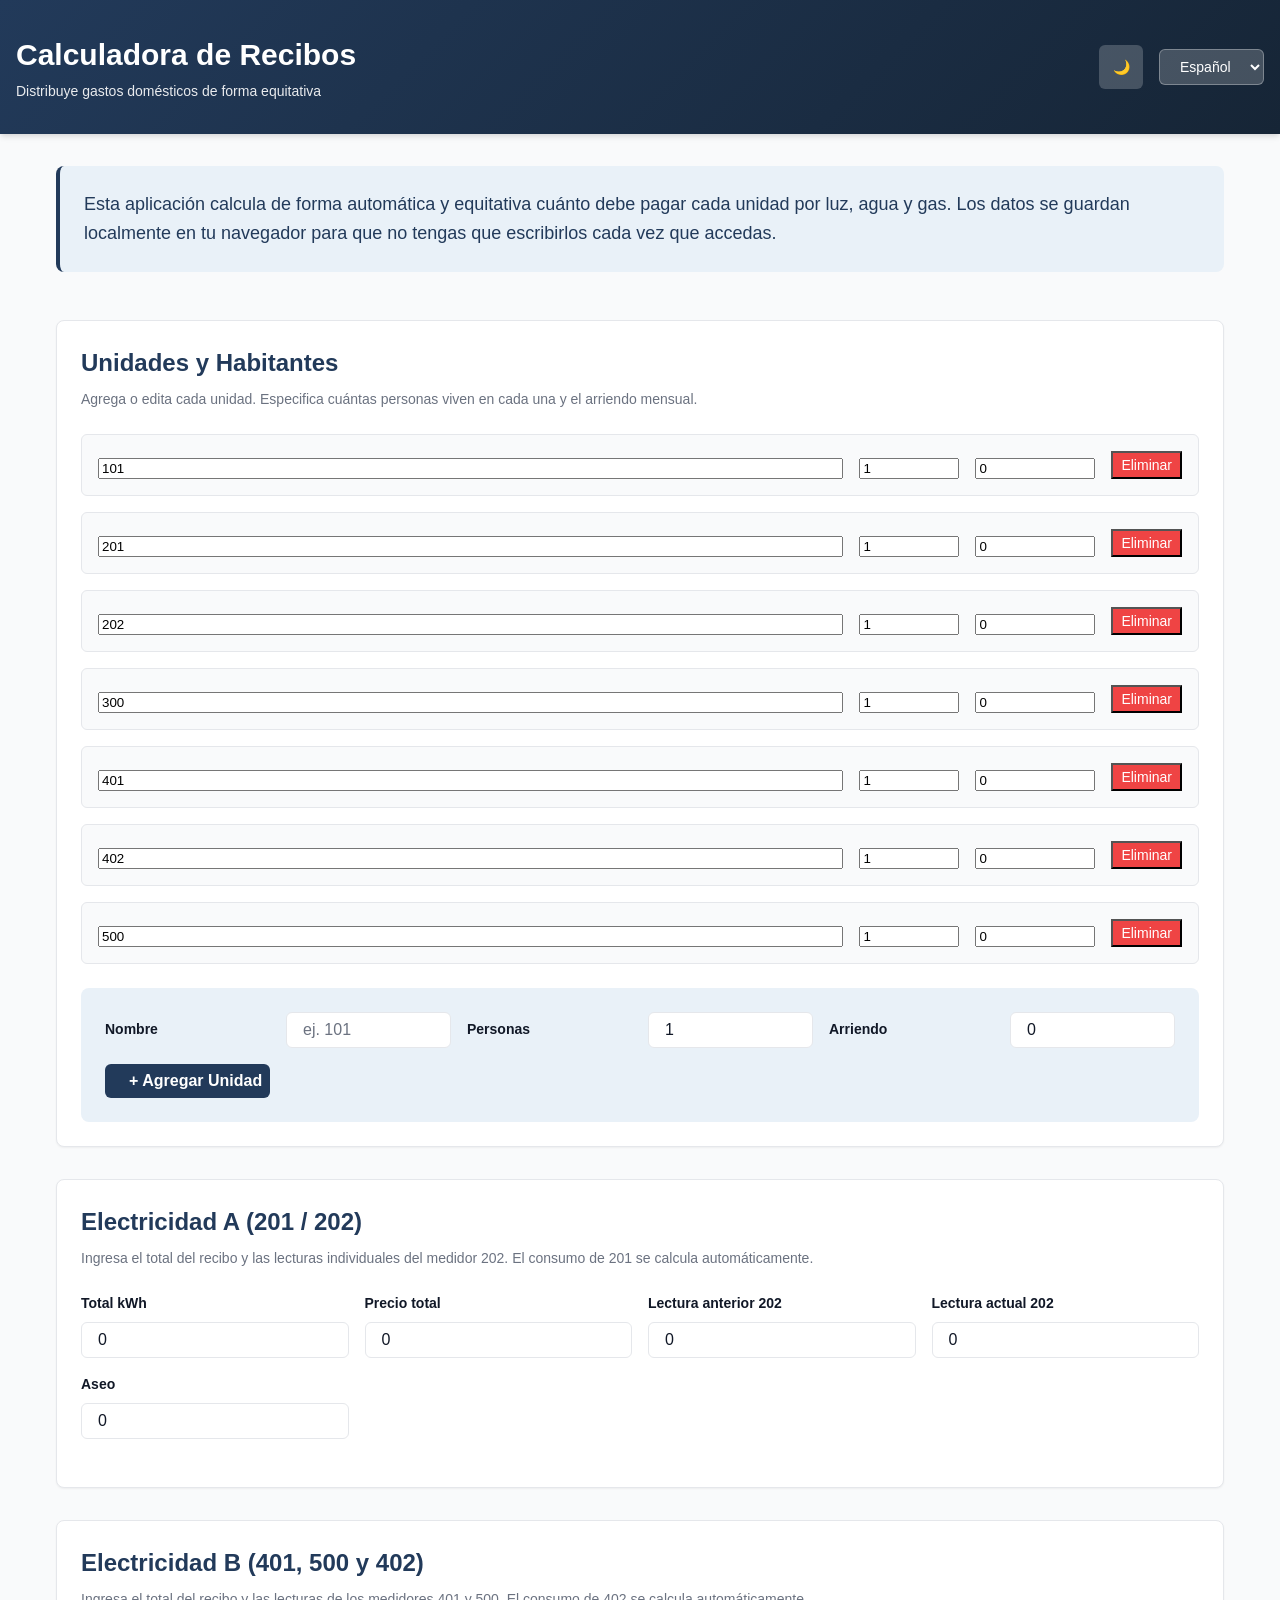
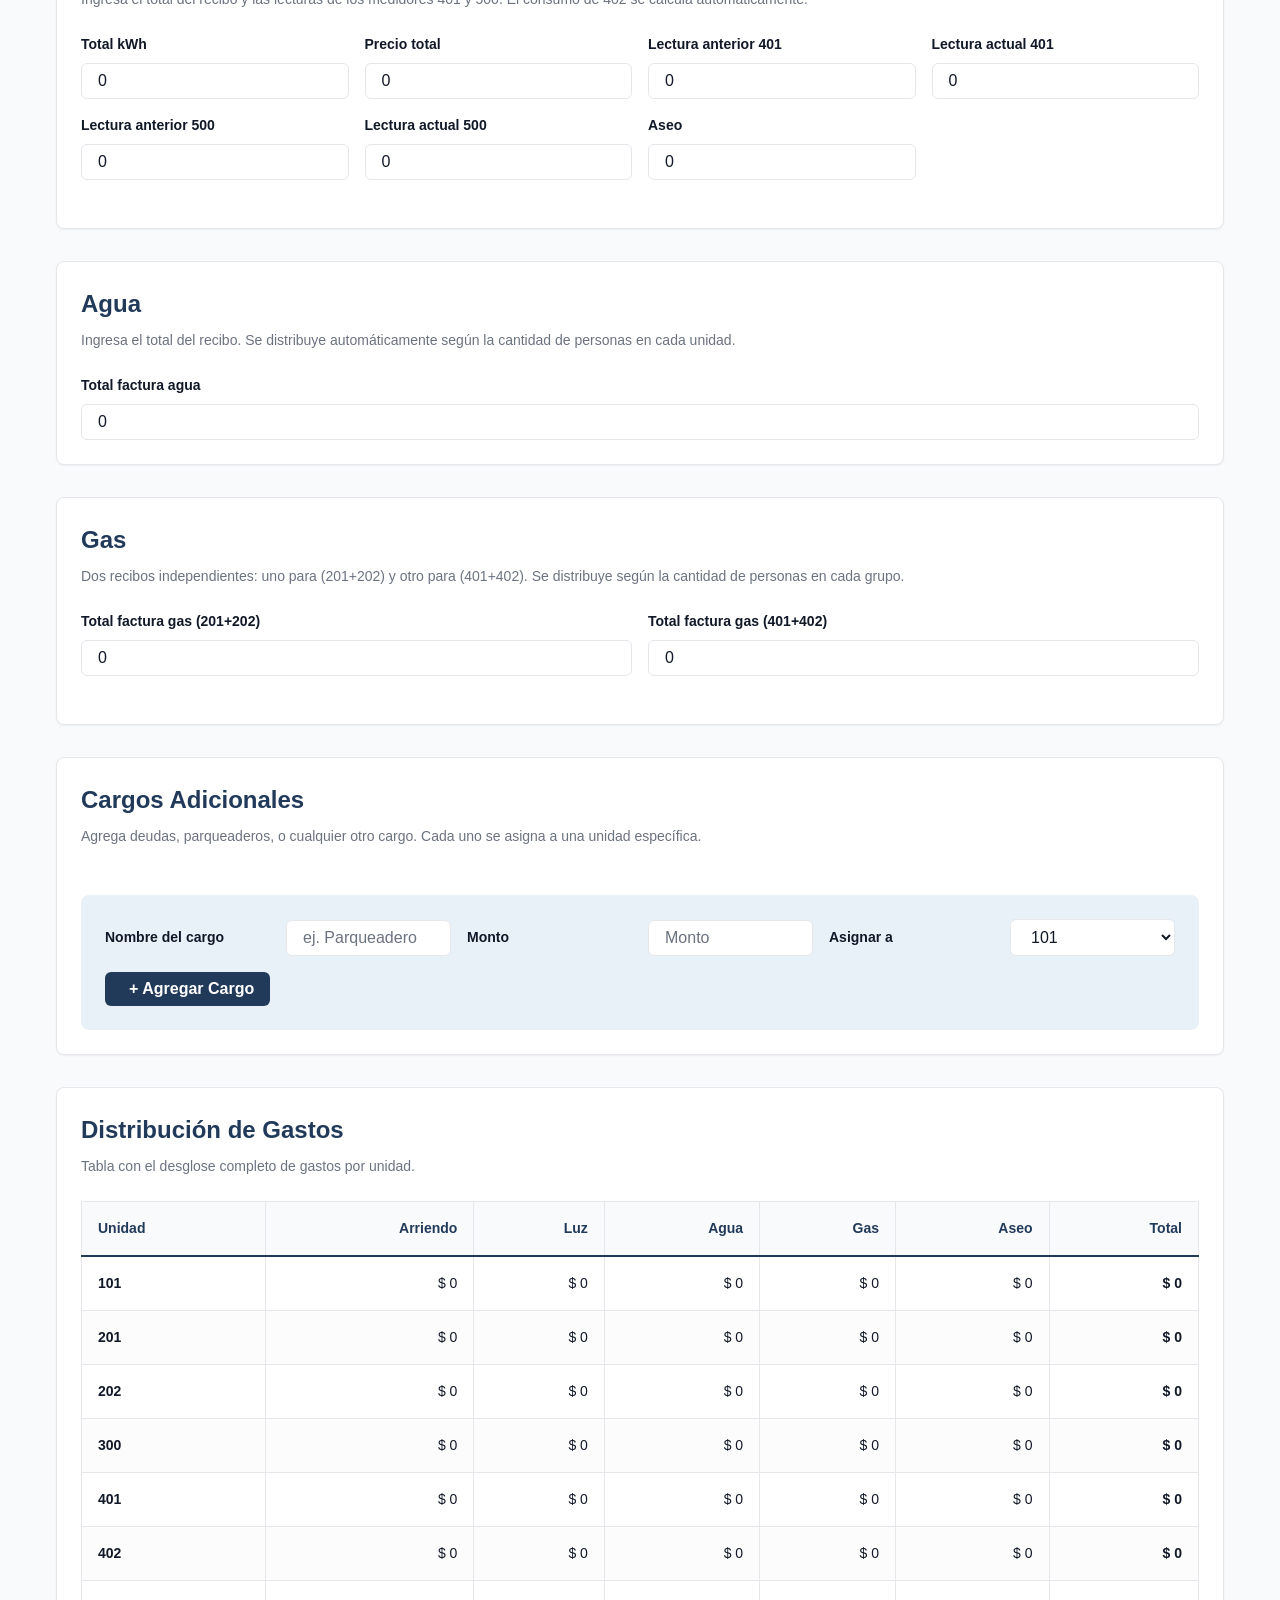
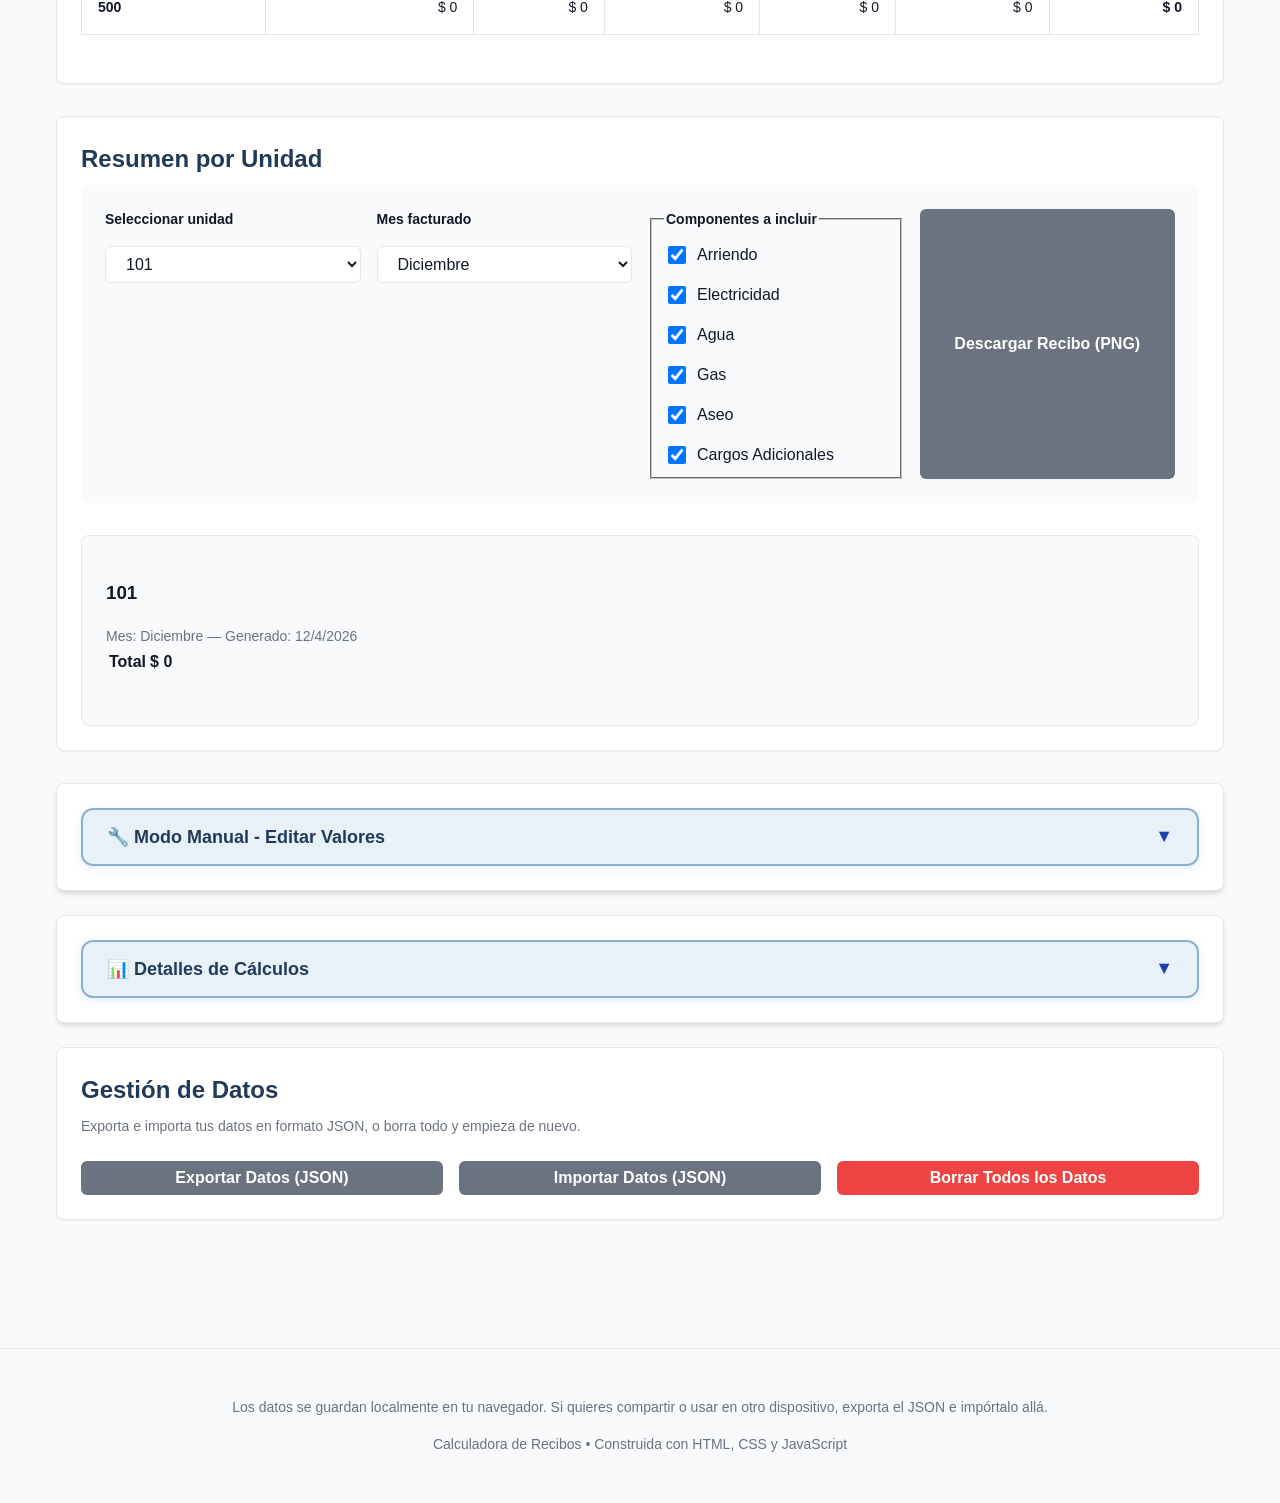
<file: src/index.html>
<!DOCTYPE html>
<html lang="es">
<head>
  <!-- Meta tags para configuración básica -->
  <meta charset="utf-8">
  <meta name="viewport" content="width=device-width, initial-scale=1.0">
  <meta name="description" content="Calculadora de recibos de servicios domésticos (luz, agua, gas). Distribuye gastos equitativamente entre unidades.">
  <meta name="theme-color" content="#2b6cb0">
  
  <!-- PWA - Manifest para instalación como app -->
  <link rel="manifest" href="manifest.json">
  
  <!-- PWA - Apple Touch Icon (iOS) -->
  <link rel="apple-touch-icon" href="data:image/svg+xml,<svg xmlns='http://www.w3.org/2000/svg' viewBox='0 0 180 180'><rect fill='%232b6cb0' width='180' height='180'/><text x='90' y='90' font-size='100' fill='white' text-anchor='middle' dominant-baseline='middle' font-weight='bold' font-family='Arial'>R</text></svg>">
  
  <title>Calculadora de Recibos - Luz, Agua y Gas</title>
  
  <!-- Estilos -->
  <link rel="stylesheet" href="style.css">
</head>

<body>
  <!-- Skip to main content para accesibilidad -->
  <a href="#main-content" class="skip-link">Saltar al contenido principal</a>

  <header class="app-header">
    <div class="header-container">
      <div class="header-title">
        <h1>Calculadora de Recibos</h1>
        <p class="subtitle">Distribuye gastos domésticos de forma equitativa</p>
      </div>
      <div class="header-controls">
        <button 
          id="theme-toggle" 
          class="btn btn-small theme-toggle"
          aria-label="Cambiar tema"
          title="Cambiar entre tema claro y oscuro"
        >
          🌙
        </button>
        <label for="language-select" class="sr-only">Selecciona idioma</label>
        <select id="language-select" class="language-selector" aria-label="Selecciona idioma">
          <option value="es">Español</option>
          <option value="en">English</option>
        </select>
      </div>
    </div>
  </header>

  <main id="main-content" class="app-main">

    <!-- Sección introducción -->
    <section class="intro-section">
      <div class="intro-content">
        <p class="intro-text">
          Esta aplicación calcula de forma automática y equitativa cuánto debe pagar cada unidad por 
          luz, agua y gas. Los datos se guardan localmente en tu navegador para que no tengas que 
          escribirlos cada vez que accedas.
        </p>
      </div>
    </section>

    <!-- Sección 1: Gestión de unidades -->
    <section class="panel" id="units-section">
      <h2>Unidades y Habitantes</h2>
      <p class="section-description">
        Agrega o edita cada unidad. Especifica cuántas personas viven en cada una y el arriendo mensual.
      </p>

      <div class="units-container">
        <div id="units-list" class="units-list" role="list"></div>

        <div class="add-unit-form">
          <label for="new-unit-name" class="form-label">Nombre</label>
          <input 
            id="new-unit-name" 
            type="text"
            placeholder="ej. 101"
            aria-label="Nombre de la unidad"
            class="form-input"
          />

          <label for="new-unit-people" class="form-label">Personas</label>
          <input 
            id="new-unit-people" 
            type="number"
            min="0"
            value="1"
            aria-label="Cantidad de personas"
            class="form-input"
          />

          <label for="new-unit-rent" class="form-label">Arriendo</label>
          <input 
            id="new-unit-rent" 
            type="number"
            min="0"
            value="0"
            placeholder="Monto"
            aria-label="Arriendo mensual"
            class="form-input"
          />

          <button id="add-unit-btn" class="btn btn-primary" aria-label="Agregar nueva unidad">
            + Agregar Unidad
          </button>
        </div>
      </div>
    </section>

    <!-- Sección 2: Electricidad A (201 / 202) -->
    <section class="panel" id="electricity-a-section">
      <h2>Electricidad A (201 / 202)</h2>
      <p class="section-description">
        Ingresa el total del recibo y las lecturas individuales del medidor 202. 
        El consumo de 201 se calcula automáticamente.
      </p>

      <div class="form-grid">
        <div class="form-group">
          <label for="ea-total-kwh" class="form-label">Total kWh</label>
          <input 
            id="ea-total-kwh" 
            type="number"
            min="0"
            step="0.01"
            aria-label="Total de kilovatios-hora del recibo A"
            class="form-input"
          />
        </div>

        <div class="form-group">
          <label for="ea-total-price" class="form-label">Precio total</label>
          <input 
            id="ea-total-price" 
            type="number"
            min="0"
            step="0.01"
            aria-label="Precio total del recibo A"
            class="form-input"
          />
        </div>

        <div class="form-group">
          <label for="ea-prev-202" class="form-label">Lectura anterior 202</label>
          <input 
            id="ea-prev-202" 
            type="number"
            min="0"
            step="0.01"
            aria-label="Lectura anterior del medidor 202"
            class="form-input"
          />
        </div>

        <div class="form-group">
          <label for="ea-curr-202" class="form-label">Lectura actual 202</label>
          <input 
            id="ea-curr-202" 
            type="number"
            min="0"
            step="0.01"
            aria-label="Lectura actual del medidor 202"
            class="form-input"
          />
        </div>

        <div class="form-group">
          <label for="ea-cleaning" class="form-label">Aseo</label>
          <input 
            id="ea-cleaning" 
            type="number"
            min="0"
            step="0.01"
            placeholder="Monto aseo"
            aria-label="Cargo de aseo recibo A"
            class="form-input"
          />
        </div>
      </div>
    </section>

    <!-- Sección 3: Electricidad B (401, 500 y 402) -->
    <section class="panel" id="electricity-b-section">
      <h2>Electricidad B (401, 500 y 402)</h2>
      <p class="section-description">
        Ingresa el total del recibo y las lecturas de los medidores 401 y 500. 
        El consumo de 402 se calcula automáticamente.
      </p>

      <div class="form-grid">
        <div class="form-group">
          <label for="eb-total-kwh" class="form-label">Total kWh</label>
          <input 
            id="eb-total-kwh" 
            type="number"
            min="0"
            step="0.01"
            aria-label="Total de kilovatios-hora del recibo B"
            class="form-input"
          />
        </div>

        <div class="form-group">
          <label for="eb-total-price" class="form-label">Precio total</label>
          <input 
            id="eb-total-price" 
            type="number"
            min="0"
            step="0.01"
            aria-label="Precio total del recibo B"
            class="form-input"
          />
        </div>

        <div class="form-group">
          <label for="eb-prev-401" class="form-label">Lectura anterior 401</label>
          <input 
            id="eb-prev-401" 
            type="number"
            min="0"
            step="0.01"
            aria-label="Lectura anterior del medidor 401"
            class="form-input"
          />
        </div>

        <div class="form-group">
          <label for="eb-curr-401" class="form-label">Lectura actual 401</label>
          <input 
            id="eb-curr-401" 
            type="number"
            min="0"
            step="0.01"
            aria-label="Lectura actual del medidor 401"
            class="form-input"
          />
        </div>

        <div class="form-group">
          <label for="eb-prev-500" class="form-label">Lectura anterior 500</label>
          <input 
            id="eb-prev-500" 
            type="number"
            min="0"
            step="0.01"
            aria-label="Lectura anterior del medidor 500"
            class="form-input"
          />
        </div>

        <div class="form-group">
          <label for="eb-curr-500" class="form-label">Lectura actual 500</label>
          <input 
            id="eb-curr-500" 
            type="number"
            min="0"
            step="0.01"
            aria-label="Lectura actual del medidor 500"
            class="form-input"
          />
        </div>

        <div class="form-group">
          <label for="eb-cleaning" class="form-label">Aseo</label>
          <input 
            id="eb-cleaning" 
            type="number"
            min="0"
            step="0.01"
            placeholder="Monto aseo"
            aria-label="Cargo de aseo recibo B"
            class="form-input"
          />
        </div>
      </div>
    </section>

    <!-- Sección 4: Agua -->
    <section class="panel" id="water-section">
      <h2>Agua</h2>
      <p class="section-description">
        Ingresa el total del recibo. Se distribuye automáticamente según la cantidad de personas en cada unidad.
      </p>

      <div class="form-group">
        <label for="water-total-price" class="form-label">Total factura agua</label>
        <input 
          id="water-total-price" 
          type="number"
          min="0"
          step="0.01"
          aria-label="Total factura de agua"
          class="form-input"
        />
      </div>
    </section>

    <!-- Sección 5: Gas -->
    <section class="panel" id="gas-section">
      <h2>Gas</h2>
      <p class="section-description">
        Dos recibos independientes: uno para (201+202) y otro para (401+402). 
        Se distribuye según la cantidad de personas en cada grupo.
      </p>

      <div class="form-grid">
        <div class="form-group">
          <label for="gas-group1" class="form-label">Total factura gas (201+202)</label>
          <input 
            id="gas-group1" 
            type="number"
            min="0"
            step="0.01"
            aria-label="Total factura gas grupo 1"
            class="form-input"
          />
        </div>

        <div class="form-group">
          <label for="gas-group2" class="form-label">Total factura gas (401+402)</label>
          <input 
            id="gas-group2" 
            type="number"
            min="0"
            step="0.01"
            aria-label="Total factura gas grupo 2"
            class="form-input"
          />
        </div>
      </div>
    </section>

    <!-- Sección 6: Cargos adicionales -->
    <section class="panel" id="extras-section">
      <h2>Cargos Adicionales</h2>
      <p class="section-description">
        Agrega deudas, parqueaderos, o cualquier otro cargo. Cada uno se asigna a una unidad específica.
      </p>

      <div id="extras-list" class="extras-list" role="list"></div>

      <div class="add-extra-form">
        <label for="extra-name" class="form-label">Nombre del cargo</label>
        <input 
          id="extra-name" 
          type="text"
          placeholder="ej. Parqueadero"
          aria-label="Nombre del cargo adicional"
          class="form-input"
        />

        <label for="extra-amount" class="form-label">Monto</label>
        <input 
          id="extra-amount" 
          type="number"
          min="0"
          step="0.01"
          placeholder="Monto"
          aria-label="Monto del cargo"
          class="form-input"
        />

        <label for="extra-unit-select" class="form-label">Asignar a</label>
        <select 
          id="extra-unit-select" 
          aria-label="Unidad a la que asignar el cargo"
          class="form-input"
        ></select>

        <button id="add-extra-btn" class="btn btn-primary" aria-label="Agregar cargo adicional">
          + Agregar Cargo
        </button>
      </div>
    </section>

    <!-- Sección 7: Resultados -->
    <section class="panel" id="results-section">
      <h2>Distribución de Gastos</h2>
      <p class="section-description">
        Tabla con el desglose completo de gastos por unidad.
      </p>
      <div id="results" class="results-container" role="region" aria-live="polite"></div>
    </section>

    <!-- Sección 8: Resumen y Recibos -->
    <section class="panel" id="summary-section">
      <h2>Resumen por Unidad</h2>

      <div class="summary-controls">
        <div class="control-group">
          <label for="unit-summary-select" class="form-label">Seleccionar unidad</label>
          <select id="unit-summary-select" class="form-input" aria-label="Selecciona unidad para ver detalle"></select>
        </div>

        <div class="control-group">
          <label for="summary-month-select" class="form-label">Mes facturado</label>
          <select id="summary-month-select" class="form-input" aria-label="Mes del recibo"></select>
        </div>

        <fieldset class="control-group checkboxes">
          <legend class="form-label">Componentes a incluir</legend>
          <label class="checkbox-label">
            <input type="checkbox" id="include-rent" checked aria-label="Incluir arriendo">
            Arriendo
          </label>
          <label class="checkbox-label">
            <input type="checkbox" id="include-electricity" checked aria-label="Incluir electricidad">
            Electricidad
          </label>
          <label class="checkbox-label">
            <input type="checkbox" id="include-water" checked aria-label="Incluir agua">
            Agua
          </label>
          <label class="checkbox-label">
            <input type="checkbox" id="include-gas" checked aria-label="Incluir gas">
            Gas
          </label>
          <label class="checkbox-label">
            <input type="checkbox" id="include-cleaning" checked aria-label="Incluir aseo">
            Aseo
          </label>
          <label class="checkbox-label">
            <input type="checkbox" id="include-extras" checked aria-label="Incluir cargos adicionales">
            Cargos Adicionales
          </label>
        </fieldset>

        <button id="generate-receipt-img" class="btn btn-secondary" aria-label="Generar recibo como imagen PNG">
          Descargar Recibo (PNG)
        </button>
      </div>

      <div id="unit-summary-card" class="summary-card" role="region" aria-live="polite"></div>
    </section>

    <!-- Sección 9: Modo Manual -->
    <section class="panel collapsible-section" id="manual-section">
      <button class="collapse-header" data-toggle="manual-content">
        <h2>🔧 Modo Manual - Editar Valores</h2>
        <span class="collapse-icon">▼</span>
      </button>
      <div id="manual-content" class="collapse-content" style="display: none;">
        <p class="section-description">
          Si algún cálculo no coincide con tu recibo, edita directamente los valores aquí.
        </p>
        <div id="manual-mode-container" class="manual-mode-container" role="region" aria-live="polite"></div>
      </div>
    </section>

    <!-- Sección 10: Detalles de Cálculos -->
    <section class="panel collapsible-section" id="details-section">
      <button class="collapse-header" data-toggle="details-content">
        <h2>📊 Detalles de Cálculos</h2>
        <span class="collapse-icon">▼</span>
      </button>
      <div id="details-content" class="collapse-content" style="display: none;">
        <p class="section-description">
          Visualiza cómo se distribuyeron los gastos: kWh por unidad, precio por persona, etc.
        </p>
        <div id="calculation-details-container" class="calculation-details-container" role="region" aria-live="polite"></div>
      </div>
    </section>

    <!-- Sección 11: Acciones globales -->
    <section class="panel" id="actions-section">
      <h2>Gestión de Datos</h2>
      <p class="section-description">
        Exporta e importa tus datos en formato JSON, o borra todo y empieza de nuevo.
      </p>

      <div class="actions-buttons">
        <button id="export-btn" class="btn btn-secondary" aria-label="Exportar datos como archivo JSON">
          Exportar Datos (JSON)
        </button>

        <button id="import-btn" class="btn btn-secondary" aria-label="Importar datos desde archivo JSON">
          Importar Datos (JSON)
        </button>

        <button id="reset-btn" class="btn btn-danger" aria-label="Borrar todos los datos guardados">
          Borrar Todos los Datos
        </button>

        <!-- Input hidden para importar archivos -->
        <input 
          id="import-file" 
          type="file" 
          accept="application/json" 
          style="display:none"
          aria-label="Selecciona archivo JSON para importar"
        />
      </div>
    </section>

  </main>

  <footer class="app-footer">
    <p class="footer-text">
      Los datos se guardan localmente en tu navegador. Si quieres compartir o usar en otro dispositivo, 
      exporta el JSON e impórtalo allá.
    </p>
    <p class="footer-credit">
      Calculadora de Recibos • Construida con HTML, CSS y JavaScript
    </p>
  </footer>

  <!-- Scripts externos (en orden de dependencia) -->
  <script src="https://html2canvas.hertzen.com/dist/html2canvas.min.js"></script>

  <!-- Scripts modulares de la aplicación (en orden de dependencia) -->
  <script src="modules/i18n.js"></script>
  <script src="modules/storage.js"></script>
  <script src="modules/calculator.js"></script>
  <script src="modules/ui.js"></script>

  <!-- Script principal que orquesta todo -->
  <script src="app.js"></script>

  <!-- PWA - Registro de Service Worker para funcionalidad offline -->
  <script>
    /**
     * REGISTRAR SERVICE WORKER
     * 
     * QUÉ HACE:
     * 1. Verifica que el navegador soporta Service Workers
     * 2. Registra 'service-worker.js'
     * 3. Si hay nuevo SW disponible, notifica al usuario
     * 
     * RESULTADO:
     * - App funciona offline
     * - Datos se cachean automáticamente
     * - Actualizaciones se descargan en background
     */
    
    if ('serviceWorker' in navigator) {
      // Esperar a que el DOM esté listo
      window.addEventListener('load', () => {
        navigator.serviceWorker.register('./service-worker.js', {
          scope: './'
        })
          .then((registration) => {
            console.log('✅ PWA: Service Worker registrado exitosamente');
            console.log('📍 Scope:', registration.scope);
            
            // Escuchar por nuevas versiones del Service Worker
            registration.addEventListener('updatefound', () => {
              const newWorker = registration.installing;
              console.log('🔄 Nueva versión disponible, descargando...');
              
              newWorker.addEventListener('statechange', () => {
                if (newWorker.state === 'activated') {
                  console.log('✅ Nueva versión lista. Recarga para actualizar.');
                  // Opcional: notificar al usuario que hay actualización
                }
              });
            });
          })
          .catch((error) => {
            console.error('❌ Error registrando Service Worker:', error);
          });
      });
    } else {
      console.warn('⚠️ Service Worker no soportado en este navegador');
    }
  </script>
</body>
</html>
</file>
<file: src/style.css>
/**
 * style.css - Estilos de la aplicación de calculadora de recibos
 * ================================================================
 * 
 * ARQUITECTURA CSS:
 * 1. Variables CSS (tokens de diseño)
 * 2. Reset y estilos base
 * 3. Layout y componentes
 * 4. Responsive design
 * 5. Accesibilidad
 * 
 * FILOSOFÍA:
 * - Mobile-first: estilos base para móvil, mejoras para desktop
 * - Tokens de diseño: colores, espacios, tipografía centralizados
 * - Componentes reutilizables: .btn, .form-input, .panel, etc.
 * - Accesibilidad: contraste, focus states, navegación por teclado
 */

/* ============================================================
   VARIABLES CSS - Define tokens de diseño reutilizables
   ============================================================ */

:root {
  /* Colores */
  --color-primary: #223a5a;           /* Azul principal más oscuro y menos brillante */
  --color-primary-dark: #162536;      /* Azul oscuro (hover) más apagado */
  --color-primary-light: #e9f1f8;     /* Azul muy claro (fondo) más neutro */
  --color-primary-soft: #8faece;      /* Azul suave para bordes y sombras */
  --color-primary-muted: #6b86a6;     /* Azul atenuado para elementos secundarios */
  
  --color-secondary: #6b7280;         /* Gris para textos secundarios */
  --color-success: #10b981;           /* Verde para acciones positivas */
  --color-danger: #ef4444;            /* Rojo para acciones destructivas */
  --color-warning: #f59e0b;           /* Ámbar para advertencias */
  
  --color-bg: #f9fafb;                /* Fondo general */
  --color-surface: #ffffff;           /* Superficies (cards, panels) */
  --color-border: #e5e7eb;            /* Bordes de inputs y elementos */
  --color-text: #111827;              /* Texto principal */
  --color-text-muted: #6b7280;        /* Texto secundario */
  
  /* Espaciado (escala 8px) */
  --space-xs: 0.25rem;    /* 4px */
  --space-sm: 0.5rem;     /* 8px */
  --space-md: 1rem;       /* 16px */
  --space-lg: 1.5rem;     /* 24px */
  --space-xl: 2rem;       /* 32px */
  --space-2xl: 3rem;      /* 48px */
  
  /* Tipografía */
  --font-family: -apple-system, BlinkMacSystemFont, 'Segoe UI', Roboto, 'Helvetica Neue', Arial, sans-serif;
  --font-size-sm: 0.875rem;   /* 14px */
  --font-size-base: 1rem;     /* 16px */
  --font-size-lg: 1.125rem;   /* 18px */
  --font-size-xl: 1.25rem;    /* 20px */
  --font-size-2xl: 1.5rem;    /* 24px */
  --font-size-3xl: 1.875rem;  /* 30px */
  --font-weight-normal: 400;
  --font-weight-medium: 500;
  --font-weight-semibold: 600;
  --font-weight-bold: 700;
  
  /* Radios de borde */
  --radius-sm: 4px;
  --radius-md: 6px;
  --radius-lg: 8px;
  --radius-xl: 12px;
  
  /* Sombras */
  --shadow-sm: 0 1px 2px 0 rgba(0, 0, 0, 0.05);
  --shadow-md: 0 4px 6px -1px rgba(0, 0, 0, 0.1), 0 2px 4px -1px rgba(0, 0, 0, 0.06);
  --shadow-lg: 0 10px 15px -3px rgba(0, 0, 0, 0.1), 0 4px 6px -2px rgba(0, 0, 0, 0.05);
  
  /* Transiciones */
  --transition-fast: 150ms ease-in-out;
  --transition-base: 200ms ease-in-out;
  --transition-slow: 300ms ease-in-out;
}

* {
  box-sizing: border-box;
}

html {
  -webkit-font-smoothing: antialiased;
  -moz-osx-font-smoothing: grayscale;
  scroll-behavior: smooth;
}

body {
  margin: 0;
  padding: 0;
  font-family: var(--font-family);
  font-size: var(--font-size-base);
  color: var(--color-text);
  background-color: var(--color-bg);
  line-height: 1.5;
}

.skip-link {
  position: absolute;
  top: -40px;
  left: 0;
  background: var(--color-primary);
  color: white;
  padding: var(--space-md);
  text-decoration: none;
  z-index: 100;
  display: none; /* Ocultar la barra de contenido principal */
}

.skip-link:focus {
  top: -40px; /* Mantenerlo oculto incluso en focus */
  display: none;
}

.sr-only {
  position: absolute;
  width: 1px;
  height: 1px;
  padding: 0;
  margin: -1px;
  overflow: hidden;
  clip: rect(0, 0, 0, 0);
  white-space: nowrap;
  border-width: 0;
}

:focus-visible {
  outline: 2px solid var(--color-primary);
  outline-offset: 2px;
}

.app-header {
  background: linear-gradient(135deg, var(--color-primary) 0%, var(--color-primary-dark) 100%);
  color: white;
  padding: var(--space-xl) var(--space-md);
  box-shadow: var(--shadow-md);
  margin-bottom: var(--space-xl);
}

.toggle-status.active {
  background: #dc2626;
  color: #ffffff;
  display: none;
}
.toggle-status.inactive {
  background: #059669;
  color: #ffffff;
  border-radius: var(--radius-md);
}

.header-container {
  display: flex;
  justify-content: space-between;
  align-items: center;
  gap: var(--space-xl);
}

.header-title h1 {
  margin: 0 0 var(--space-xs) 0;
  font-size: var(--font-size-3xl);
  font-weight: var(--font-weight-bold);
}

.header-title .subtitle {
  margin: 0;
  font-size: var(--font-size-sm);
  opacity: 0.9;
}

.language-selector {
  background: rgba(255, 255, 255, 0.2);
  color: white;
  border: 1px solid rgba(255, 255, 255, 0.3);
  padding: var(--space-sm) var(--space-md);
  border-radius: var(--radius-md);
  font-size: var(--font-size-sm);
  cursor: pointer;
  transition: background-color var(--transition-base);
}

.language-selector:hover,
.language-selector:focus {
  background-color: rgba(255, 255, 255, 0.3);
  outline: none;
}

/* ===== THEME TOGGLE BUTTON ===== */
.theme-toggle {
  background: rgba(255, 255, 255, 0.2);
  color: white;
  border: 1px solid rgba(255, 255, 255, 0.3);
  padding: var(--space-sm) var(--space-md);
  font-size: var(--font-size-lg);
  cursor: pointer;
  border-radius: var(--radius-md);
  transition: all var(--transition-base);
  display: flex;
  align-items: center;
  justify-content: center;
  min-width: 44px;
  min-height: 44px;
}

.theme-toggle:hover {
  background-color: rgba(255, 255, 255, 0.3);
  transform: scale(1.1);
}

.theme-toggle:active {
  transform: scale(0.95);
}

.theme-toggle:focus-visible {
  outline: 2px solid white;
  outline-offset: 2px;
}

/* Estilos para header controls (flexbox) */
.header-controls {
  display: flex;
  gap: var(--space-md);
  align-items: center;
}

.language-selector:hover,
.language-selector:focus {
  background-color: rgba(255, 255, 255, 0.3);
  outline: none;
}

.language-selector:focus {
  background: rgba(255, 255, 255, 0.3);
}

.language-selector option {
  background: var(--color-surface);
  color: var(--color-text);
}

.app-main {
  max-width: 1200px;
  margin: 0 auto;
  padding: 0 var(--space-md) var(--space-2xl) var(--space-md);
}

.intro-section {
  margin-bottom: var(--space-2xl);
  padding: var(--space-lg);
  background: var(--color-primary-light);
  border-left: 4px solid var(--color-primary);
  border-radius: var(--radius-lg);
}

.intro-text {
  margin: 0;
  color: var(--color-primary);
  font-size: var(--font-size-lg);
  line-height: 1.6;
}

.panel {
  background: var(--color-surface);
  padding: var(--space-lg);
  border-radius: var(--radius-lg);
  margin-bottom: var(--space-xl);
  box-shadow: var(--shadow-sm);
  border: 1px solid var(--color-border);
}

.panel h2 {
  margin: 0 0 var(--space-sm) 0;
  font-size: var(--font-size-2xl);
  color: var(--color-primary);
}

.section-description {
  margin: var(--space-sm) 0 var(--space-lg) 0;
  color: var(--color-text-muted);
  font-size: var(--font-size-sm);
}

.form-grid {
  display: grid;
  grid-template-columns: repeat(auto-fit, minmax(250px, 1fr));
  gap: var(--space-md);
  margin-bottom: var(--space-lg);
}

.form-group {
  display: flex;
  flex-direction: column;
}

.form-label {
  font-weight: var(--font-weight-semibold);
  margin-bottom: var(--space-sm);
  font-size: var(--font-size-sm);
  color: var(--color-text);
}

.form-input {
  padding: var(--space-sm) var(--space-md);
  border: 1px solid var(--color-border);
  border-radius: var(--radius-md);
  font-family: var(--font-family);
  font-size: var(--font-size-base);
  transition: all var(--transition-base);
  background-color: var(--color-surface);
  color: var(--color-text);
}

.form-input:hover {
  border-color: var(--color-primary);
}

.form-input:focus {
  border-color: var(--color-primary);
  background-color: var(--color-primary-light);
}

.form-input::placeholder {
  color: var(--color-text-muted);
}

.btn {
  padding: var(--space-sm) var(--space-lg);
  border: none;
  border-radius: var(--radius-md);
  font-weight: var(--font-weight-semibold);
  font-size: var(--font-size-base);
  cursor: pointer;
  transition: all var(--transition-base);
  text-align: center;
  text-decoration: none;
  display: inline-block;
  white-space: nowrap;
}

.btn:hover {
  transform: translateY(-1px);
  box-shadow: var(--shadow-md);
}

.btn:active {
  transform: translateY(0);
}

.btn:disabled {
  opacity: 0.6;
  cursor: not-allowed;
  transform: none;
}

.btn-primary {
  background-color: var(--color-primary);
  color: white;
}

.btn-primary:hover {
  background-color: var(--color-primary-dark);
}

.btn-secondary {
  background-color: var(--color-secondary);
  color: white;
}

.btn-secondary:hover {
  background-color: #4b5563;
}

.btn-danger {
  background-color: var(--color-danger);
  color: white;
}

.btn-danger:hover {
  background-color: #dc2626;
}

.btn-small {
  padding: 0.25rem 0.5rem;
  font-size: var(--font-size-sm);
}

.btn-tiny {
  padding: 0.125rem 0.25rem;
  font-size: var(--font-size-sm);
}

.units-container {
  display: flex;
  flex-direction: column;
  gap: var(--space-lg);
}

.units-list {
  display: flex;
  flex-direction: column;
  gap: var(--space-md);
}

.unit-row {
  display: grid;
  grid-template-columns: 1fr 100px 120px auto;
  gap: var(--space-md);
  align-items: end;
  padding: var(--space-md);
  background: var(--color-bg);
  border: 1px solid var(--color-border);
  border-radius: var(--radius-md);
  transition: all var(--transition-base);
}

.unit-row:hover {
  border-color: var(--color-primary);
  box-shadow: var(--shadow-sm);
}

.add-unit-form,
.add-extra-form {
  display: grid;
  grid-template-columns: repeat(auto-fit, minmax(150px, 1fr));
  gap: var(--space-md);
  align-items: end;
  padding: var(--space-lg);
  background: var(--color-primary-light);
  border-radius: var(--radius-lg);
}

.extras-list {
  display: flex;
  flex-direction: column;
  gap: var(--space-md);
  margin-bottom: var(--space-lg);
  max-height: 300px;
  overflow-y: auto;
  padding-right: var(--space-sm);
}

.extra-row {
  display: flex;
  align-items: center;
  gap: var(--space-md);
  padding: var(--space-md);
  background: var(--color-bg);
  border: 1px solid var(--color-border);
  border-radius: var(--radius-md);
  justify-content: space-between;
}

.extra-row > div {
  flex: 1;
}

.text-muted {
  color: var(--color-text-muted);
  font-size: var(--font-size-sm);
}

.summary-controls {
  display: grid;
  grid-template-columns: repeat(auto-fit, minmax(200px, 1fr));
  gap: var(--space-md);
  margin-bottom: var(--space-lg);
  padding: var(--space-lg);
  background: var(--color-bg);
  border-radius: var(--radius-lg);
}

.control-group {
  display: flex;
  flex-direction: column;
  gap: var(--space-sm);
}

.control-group.checkboxes {
  display: grid;
  grid-template-columns: repeat(auto-fit, minmax(150px, 1fr));
  gap: var(--space-md);
}

.checkbox-label {
  display: flex;
  align-items: center;
  gap: var(--space-sm);
  cursor: pointer;
  font-weight: var(--font-weight-normal);
}

.checkbox-label input[type="checkbox"] {
  cursor: pointer;
  width: 18px;
  height: 18px;
}

.summary-card {
  margin-top: var(--space-xl);
  padding: var(--space-lg);
  background: var(--color-bg);
  border-radius: var(--radius-lg);
  border: 1px solid var(--color-border);
}

.summary-panel {
  margin-bottom: var(--space-lg);
}

.accordion-header {
  width: 100%;
  padding: var(--space-lg) var(--space-xl);
  background: var(--color-surface);
  color: var(--color-text);
  border: 1px solid var(--color-border);
  cursor: pointer;
  display: flex;
  justify-content: space-between;
  align-items: center;
  transition: all var(--transition-base);
  font-weight: var(--font-weight-semibold);
  font-size: var(--font-size-base);
  border-radius: var(--radius-md);
}

.accordion-header:hover {
  background: #f3f4f6;
  transform: translateX(2px);
}

.accordion-header.active {
  background: var(--color-primary-light);
  color: var(--color-text);
  border-color: var(--color-primary-muted);
}
  border-top: 2px solid var(--color-primary);
  border-bottom: 2px solid var(--color-primary);
  padding-top: var(--space-lg);
  padding-bottom: var(--space-lg);
  font-weight: var(--font-weight-bold);
  font-size: var(--font-size-lg);
}

.extra-item td {
  background: var(--color-primary-light);
}

.results-container {
  overflow-x: auto;
  margin: var(--space-lg) 0;
}

.results-table {
  width: 100%;
  border-collapse: collapse;
  min-width: 800px;
  font-size: var(--font-size-sm);
}

.results-table thead {
  background: var(--color-bg);
  position: sticky;
  top: 0;
}

.results-table th,
.results-table td {
  padding: var(--space-md);
  text-align: right;
  border: 1px solid var(--color-border);
}

.results-table th {
  font-weight: var(--font-weight-bold);
  color: var(--color-primary);
  border-bottom: 2px solid var(--color-primary);
}

.results-table th:first-child,
.results-table td:first-child {
  text-align: left;
}

.results-table tbody tr:hover {
  background: var(--color-primary-light);
}

.results-table tbody tr:nth-child(even) {
  background: rgba(0, 0, 0, 0.01);
}

.actions-buttons {
  display: flex;
  flex-wrap: wrap;
  gap: var(--space-md);
}

.actions-buttons .btn {
  flex: 1;
  min-width: 150px;
}

.app-footer {
  margin-top: var(--space-2xl);
  padding: var(--space-xl) var(--space-md);
  background: var(--color-bg);
  border-top: 1px solid var(--color-border);
  text-align: center;
}

.footer-text,
.footer-credit {
  margin: var(--space-md) 0;
  font-size: var(--font-size-sm);
  color: var(--color-text-muted);
}

.text-left {
  text-align: left;
}

.text-center {
  text-align: center;
}

.text-right {
  text-align: right;
}

.text-small {
  font-size: var(--font-size-sm);
}

.text-info {
  color: var(--color-primary);
}

@media (max-width: 768px) {
  .app-header {
    padding: var(--space-lg) var(--space-md);
  }

  .header-container {
    flex-direction: column;
    gap: var(--space-md);
    align-items: flex-start;
  }

  .header-title h1 {
    font-size: var(--font-size-2xl);
  }

  .form-grid {
    grid-template-columns: 1fr;
  }

  .unit-row {
    grid-template-columns: 1fr;
  }

  .add-unit-form,
  .add-extra-form {
    grid-template-columns: 1fr;
  }

  .summary-controls {
    grid-template-columns: 1fr;
  }

  .results-table {
    font-size: 0.75rem;
  }

  .results-table th,
  .results-table td {
    padding: var(--space-sm);
  }
}

@media (max-width: 480px) {
  :root {
    --space-lg: 1rem;
    --space-xl: 1.5rem;
  }

  .app-main {
    padding: 0 var(--space-sm) var(--space-lg) var(--space-sm);
  }

  .app-header {
    padding: var(--space-md);
    margin-bottom: var(--space-lg);
  }

  .header-title h1 {
    font-size: var(--font-size-xl);
  }

  .header-title .subtitle {
    font-size: 0.75rem;
  }

  .panel {
    padding: var(--space-md);
    margin-bottom: var(--space-lg);
  }

  .form-label {
    font-size: 0.75rem;
  }

  .btn {
    padding: var(--space-sm) var(--space-md);
    font-size: var(--font-size-sm);
    width: 100%;
  }

  .actions-buttons {
    flex-direction: column;
  }

  .actions-buttons .btn {
    width: 100%;
  }

  .results-table {
    font-size: 0.7rem;
  }

  .results-table th,
  .results-table td {
    padding: 4px;
  }
}

@media (prefers-reduced-motion: reduce) {
  * {
    animation-duration: 0.01ms !important;
    animation-iteration-count: 1 !important;
    transition-duration: 0.01ms !important;
    scroll-behavior: auto !important;
  }
}

/* ============================================================
   DARK MODE - Tema oscuro automático
   ============================================================
   
   Se activa automáticamente cuando:
   - Usuario tiene "Dark Mode" en Windows/Mac
   - Usuario selecciona tema oscuro en navegador
   
   También permite toggle manual con localStorage
*/

@media (prefers-color-scheme: dark) {
  :root {
    /* COLORES - Ajustados para tema oscuro */
    
    /* Fondo y superficies */
    --color-bg: #0f172a;                /* Azul muy oscuro */
    --color-surface: #1e293b;           /* Gris oscuro para cards */
    --color-border: #334155;            /* Borde más visible en oscuro */
    
    /* Texto */
    --color-text: #f1f5f9;              /* Texto claro */
    --color-text-muted: #cbd5e1;        /* Texto secundario más claro */
    
    /* Colores primarios - más claros en dark mode */
    --color-primary: #254e6b;           /* Azul menos brillante en dark */
    --color-primary-dark: #0f1724;      /* Azul oscuro más apagado */
    --color-primary-light: #111827;     /* Fondo para elementos primarios */
    
    /* Colores secundarios */
    --color-secondary: #94a3b8;         /* Gris más claro */
    --color-success: #10b981;           /* Verde (sin cambio necesario) */
    --color-danger: #f87171;            /* Rojo más claro */
    --color-warning: #fbbf24;           /* Ámbar más claro */
    
    /* Sombras - más sutiles en dark */
    --shadow-sm: 0 1px 2px 0 rgba(0, 0, 0, 0.3);
    --shadow-md: 0 4px 6px -1px rgba(0, 0, 0, 0.4), 0 2px 4px -1px rgba(0, 0, 0, 0.3);
    --shadow-lg: 0 10px 15px -3px rgba(0, 0, 0, 0.5), 0 4px 6px -2px rgba(0, 0, 0, 0.4);
  }
  
  /* ===== AJUSTES ESPECÍFICOS PARA DARK MODE ===== */
  
  /* Header con gradiente oscuro */
  .app-header {
    background: linear-gradient(135deg, #1e293b 0%, #334155 100%);
    box-shadow: 0 4px 6px rgba(0, 0, 0, 0.3);
  }
  
  /* Inputs y textareas */
  input[type="text"],
  input[type="number"],
  select,
  textarea {
    background-color: var(--color-surface);
    color: var(--color-text);
    border-color: var(--color-border);
  }
  
  input[type="text"]:focus,
  input[type="number"]:focus,
  select:focus,
  textarea:focus {
    background-color: #2d3748;
    border-color: var(--color-primary);
    box-shadow: 0 0 0 3px rgba(59, 130, 246, 0.1);
  }
  
  /* Tablas */
  .results-table {
    background-color: var(--color-surface);
    color: var(--color-text);
  }
  
  .results-table thead {
    background-color: #2d3748;
    color: var(--color-text);
  }
  
  .results-table tbody tr {
    border-color: var(--color-border);
  }
  
  .results-table tbody tr:hover {
    background-color: #2d3748;
  }
  
  /* Panels y cards */
  .panel,
  .unit-row,
  .extra-row {
    background-color: var(--color-surface);
    border-color: var(--color-border);
    color: var(--color-text);
  }
  
  /* Botones - Dark mode styling */
  .btn-secondary {
    background-color: #334155;
    color: var(--color-text);
    border: 1px solid var(--color-border);
  }
  
  .btn-secondary:hover {
    background-color: #475569;
    border-color: #64748b;
  }
  
  .btn-secondary:active {
    background-color: #1e293b;
  }
  
  /* Links en dark mode */
  a {
    color: #60a5fa;
  }
  
  a:visited {
    color: #a78bfa;
  }
  
  a:hover {
    color: #93c5fd;
  }
  
  /* Mensajes y alertas */
  .message {
    background-color: #2d3748;
    border-color: var(--color-border);
    color: var(--color-text);
  }
  
  .message.success {
    background-color: rgba(16, 185, 129, 0.1);
    border-color: #10b981;
    color: #86efac;
  }
  
  .message.error {
    background-color: rgba(248, 113, 113, 0.1);
    border-color: #f87171;
    color: #fca5a5;
  }
  
  .message.warning {
    background-color: rgba(251, 191, 36, 0.1);
    border-color: #fbbf24;
    color: #fcd34d;
  }
  
  /* Fieldsets y legends */
  fieldset {
    border-color: var(--color-border);
  }
  
  legend {
    color: var(--color-text);
  }
}

/* ============================================================
   MODO MANUAL - Editar valores directamente
   ============================================================ */

/* ============================================================
   MODO MANUAL - Editor de valores individuales
   ============================================================ */

.manual-mode-container {
  margin: var(--space-lg) 0;
}

.manual-mode-wrapper {
  background: var(--color-bg);
  border: 2px solid var(--color-primary);
  border-radius: var(--radius-lg);
  padding: var(--space-lg);
}

.manual-controls {
  display: grid;
  grid-template-columns: repeat(auto-fit, minmax(200px, 1fr));
  gap: var(--space-md);
  margin-bottom: var(--space-lg);
}

.manual-controls .control-group {
  display: flex;
  flex-direction: column;
}

.manual-toggle-section {
  background: var(--color-primary-light);
  border: 2px solid var(--color-primary);
  border-radius: var(--radius-md);
  padding: var(--space-md);
  margin-bottom: var(--space-lg);
}

.manual-toggle-wrapper {
  display: flex;
  align-items: center;
  margin-bottom: var(--space-sm);
}

.toggle-label {
  display: flex;
  align-items: center;
  gap: var(--space-md);
  font-weight: var(--font-weight-bold);
  cursor: pointer;
}

.manual-toggle-input {
  width: 20px;
  height: 20px;
  cursor: pointer;
}

.toggle-status {
  padding: var(--space-xs) var(--space-sm);
  border-radius: var(--radius-sm);
  font-size: var(--font-size-sm);
  font-weight: var(--font-weight-bold);
  display: inline-block;
}

.toggle-status.active {
  background-color: #dc2626; /* Rojo más saturado y oscuro */
  color: #ffffff; /* Texto blanco puro */
  display: none;
}

.toggle-status.inactive {
  background-color: #059669; /* Verde más saturado y oscuro */
  color: #ffffff; /* Texto blanco puro */
}

.manual-mode-active .toggle-status.active {
  display: inline-block;
}

.manual-mode-active .toggle-status.inactive {
  display: none;
}

.manual-changes-list {
  margin-top: var(--space-lg);
  padding-top: var(--space-lg);
  border-top: 2px solid var(--color-border);
}

.manual-change-item {
  display: flex;
  align-items: center;
  justify-content: space-between;
  padding: var(--space-md);
  margin-bottom: var(--space-sm);
  background: #fff3cd;
  border-left: 4px solid #ff4444;
  border-radius: var(--radius-sm);
}

.manual-change-item.active {
  border-left-color: #ff4444;
  background: #ffe6e6;
}

.manual-change-text {
  flex: 1;
  font-weight: var(--font-weight-semibold);
  color: var(--color-text);
}

/* ============================================================
   DETALLES DE CÁLCULOS - Vista de breakdown con acordeón
   ============================================================ */

.calculation-details-container {
  margin: var(--space-lg) 0;
}

.details-accordion {
  background: var(--color-bg);
  border: 2px solid var(--color-border);
  border-radius: var(--radius-lg);
  overflow: hidden;
}

.accordion-item {
  border-bottom: 1px solid var(--color-border);
}

.accordion-item:last-child {
  border-bottom: none;
}

.accordion-header {
  width: 100%;
  padding: var(--space-md) var(--space-lg);
  background: var(--color-primary-light);
  border: none;
  cursor: pointer;
  display: flex;
  justify-content: space-between;
  align-items: center;
  transition: all var(--transition-base);
  font-weight: var(--font-weight-semibold);
  color: var(--color-primary);
  font-size: var(--font-size-base);
}

.accordion-header:hover {
  background: var(--color-primary);
  color: white;
}

.accordion-header.active {
  background: var(--color-primary);
  color: white;
}

.accordion-icon {
  transition: transform var(--transition-base);
}

.accordion-content {
  padding: var(--space-lg);
  background: var(--color-surface);
  animation: slideDown 0.3s ease-out;
}

@keyframes slideDown {
  from {
    opacity: 0;
    max-height: 0;
  }
  to {
    opacity: 1;
    max-height: 1000px;
  }
}

.general-info {
  display: grid;
  grid-template-columns: repeat(auto-fit, minmax(250px, 1fr));
  gap: var(--space-lg);
}

.info-section {
  padding: var(--space-md);
  background: var(--color-primary-light);
  border-radius: var(--radius-md);
  border-left: 4px solid var(--color-primary);
}

.info-section h4 {
  margin: 0 0 var(--space-md) 0;
  color: var(--color-primary);
  font-size: var(--font-size-base);
}

.info-row {
  display: flex;
  justify-content: space-between;
  padding: var(--space-xs) 0;
  border-bottom: 1px solid var(--color-border);
}

.info-row:last-child {
  border-bottom: none;
}

.info-row span {
  flex: 1;
  color: var(--color-text);
}

.info-row strong {
  color: var(--color-primary);
  font-weight: var(--font-weight-bold);
}

.unit-details {
  display: flex;
  flex-direction: column;
  gap: var(--space-md);
}

.kwh-info {
  padding: var(--space-md);
  background: #e3f2fd;
  border-left: 4px solid #2196f3;
  border-radius: var(--radius-sm);
  font-weight: var(--font-weight-semibold);
  color: #1565c0;
  font-size: var(--font-size-base);
}

.detail-row {
  display: flex;
  justify-content: space-between;
  padding: var(--space-md);
  background: var(--color-primary-light);
  border-radius: var(--radius-sm);
  border-left: 3px solid var(--color-primary);
}

.detail-row span {
  font-weight: var(--font-weight-semibold);
  color: var(--color-text);
}

.detail-row strong {
  color: var(--color-primary);
  font-size: var(--font-size-lg);
}

.detail-row.total {
  background: var(--color-primary);
  color: white;
  border-left: 3px solid var(--color-primary-dark);
}

.detail-row.total span {
  color: white;
}

.detail-row.total strong {
  color: #ffff00;
}

.detail-table td:last-child {
  text-align: right;
  color: var(--color-primary);
  font-weight: var(--font-weight-bold);
}

.detail-table tr.detail-separator {
  border-top: 2px solid var(--color-primary);
  border-bottom: 2px solid var(--color-primary);
}

.detail-table tr.detail-separator td {
  padding: var(--space-md) 0;
  font-weight: var(--font-weight-bold);
  color: var(--color-primary);
}

/* ============================================================
   SECCIONES COLAPSABLES - Modo Manual y Detalles
   ============================================================ */

.collapsible-section {
  margin: var(--space-lg) 0;
  overflow: hidden;
  border-radius: var(--radius-lg);
  box-shadow: var(--shadow-md);
}

.collapse-header {
  width: 100%;
  padding: var(--space-md) var(--space-lg);
  background: var(--color-primary-light);
  color: #1e40af;
  border: 2px solid var(--color-primary-soft);
  cursor: pointer;
  display: flex;
  justify-content: space-between;
  align-items: center;
  transition: all var(--transition-base);
  font-weight: var(--font-weight-bold);
  border-radius: var(--radius-xl);
    box-shadow: 0 2px 8px rgba(59, 130, 246, 0.15);
  font-size: var(--font-size-base);
}

.collapse-header:hover {
  background: var(--color-primary-soft);
  color: white;
  transform: translateY(-1px);
  box-shadow: 0 4px 12px rgba(59, 130, 246, 0.25);
}

.collapse-header.active {
  background: var(--color-primary);
  color: white;
  border-color: var(--color-primary-dark);
}

.collapse-header h2 {
  margin: 0;
  font-size: var(--font-size-lg);
}

.collapse-icon {
  transition: transform var(--transition-base);
  font-size: var(--font-size-lg);
}

.collapse-content {
  padding: var(--space-lg);
  background: var(--color-surface);
  border: 1px solid var(--color-border);
  animation: slideDown 0.3s ease-out;
}

@keyframes slideDown {
  from {
    opacity: 0;
    max-height: 0;
  }
  to {
    opacity: 1;
    max-height: 5000px;
  }
}

.details-accordion {
  width: 100%;
  background: var(--color-bg);
  border: 2px solid #e0e0e0;
  border-radius: var(--radius-lg);
  overflow: hidden;
  box-shadow: var(--shadow-sm);
}

.accordion-item {
  border-bottom: 1px solid #e0e0e0;
}

.accordion-item:last-child {
  border-bottom: none;
}

.accordion-header {
  width: 100%;
  padding: var(--space-md) var(--space-lg);
  background: transparent;
  color: #000000;
  border: 1px solid #000000;
  cursor: pointer;
  display: flex;
  justify-content: space-between;
  align-items: center;
  transition: all var(--transition-base);
  font-weight: var(--font-weight-semibold);
  border-radius: var(--radius-md);
  font-size: var(--font-size-base);
}

.accordion-header:hover {
  background: #f3f4f6;
  transform: translateX(2px);
}

.accordion-header.active {
  background: var(--color-primary-light);
  color: var(--color-text);
  border-color: #000000;
}

.accordion-icon {
  transition: transform var(--transition-base);
}

.accordion-content {
  padding: var(--space-lg);
  background: var(--color-surface);
  animation: slideDown 0.3s ease-out;
}

.manual-mode-container {
  margin: var(--space-lg) 0;
}

.manual-mode-wrapper {
  background: var(--color-bg);
  border: 2px solid var(--color-primary-light);
  border-radius: var(--radius-xl);
  padding: var(--space-lg);
  box-shadow: 0 2px 8px rgba(59, 130, 246, 0.1);
}

.manual-controls {
  display: grid;
  grid-template-columns: repeat(auto-fit, minmax(200px, 1fr));
  gap: var(--space-md);
  margin-bottom: var(--space-lg);
}

.manual-controls .control-group {
  display: flex;
  flex-direction: column;
}

.manual-toggle-section {
  background: rgba(168, 213, 255, 0.3);
  border: 2px solid var(--color-primary-light);
  border-radius: var(--radius-md);
  padding: var(--space-md);
  margin-bottom: var(--space-lg);
}

.manual-toggle-wrapper {
  display: flex;
  align-items: center;
  margin-bottom: var(--space-sm);
}

.toggle-label {
  display: flex;
  align-items: center;
  gap: var(--space-md);
  font-weight: var(--font-weight-bold);
  cursor: pointer;
  color: var(--color-text);
}

.manual-toggle-input {
  width: 20px;
  height: 20px;
  cursor: pointer;
  accent-color: var(--color-primary-soft);
}

.toggle-status {
  padding: var(--space-xs) var(--space-sm);
  border-radius: var(--radius-md);
  font-size: var(--font-size-sm);
  font-weight: var(--font-weight-bold);
}

.toggle-status.active {
  background: #dc2626;
  color: #ffffff;
  display: none;
}

.toggle-status.inactive {
  background: #059669;
  color: #ffffff;
  border-radius: var(--radius-md);
}

.manual-mode-active .toggle-status.active {
  display: inline-block;
}

.manual-mode-active .toggle-status.inactive {
  display: none;
}

.manual-changes-list {
  margin-top: var(--space-lg);
  padding-top: var(--space-lg);
  border-top: 2px solid var(--color-border);
}

.changes-header {
  font-weight: var(--font-weight-bold);
  color: #1e40af;
  margin-bottom: var(--space-md);
}

.manual-change-item {
  display: flex;
  align-items: center;
  justify-content: space-between;
  padding: var(--space-md);
  margin-bottom: var(--space-sm);
  background: rgba(110, 231, 183, 0.2);
  border-left: 4px solid #6ee7b7;
  border-radius: var(--radius-md);
}

.manual-change-item.active {
  border-left-color: #10b981;
  background: rgba(110, 231, 183, 0.3);
}

.manual-change-text {
  flex: 1;
  font-weight: var(--font-weight-semibold);
  color: var(--color-text);
}

/* Responsive: en pantallas pequeñas, reduce el tamaño de las tarjetas */
@media (max-width: 768px) {
  .manual-mode-wrapper,
  .details-accordion {
    width: 100%;
  }

  .manual-controls {
    grid-template-columns: 1fr;
  }

  .collapse-header h2 {
    font-size: var(--font-size-base);
  }

  .accordion-header {
    padding: var(--space-md);
  }

  .accordion-content {
    padding: var(--space-md);
  }
}
</file>
